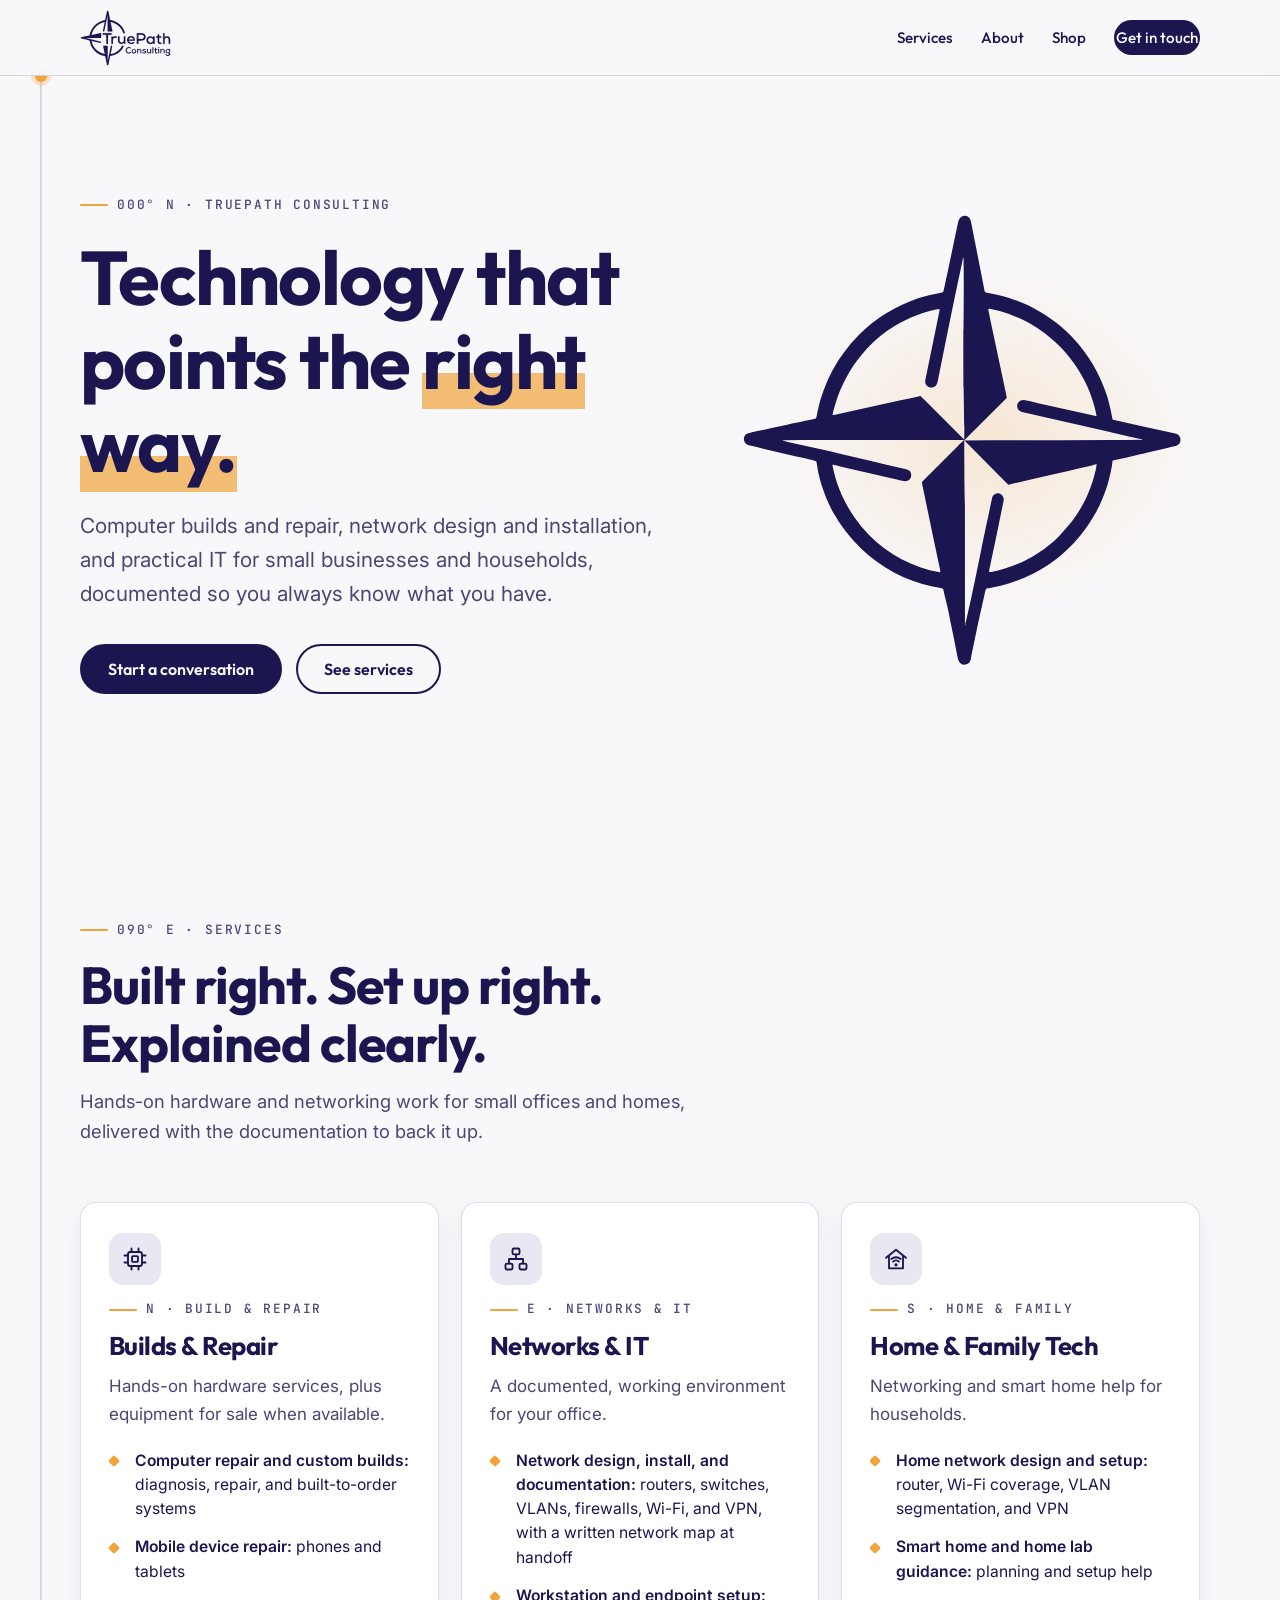
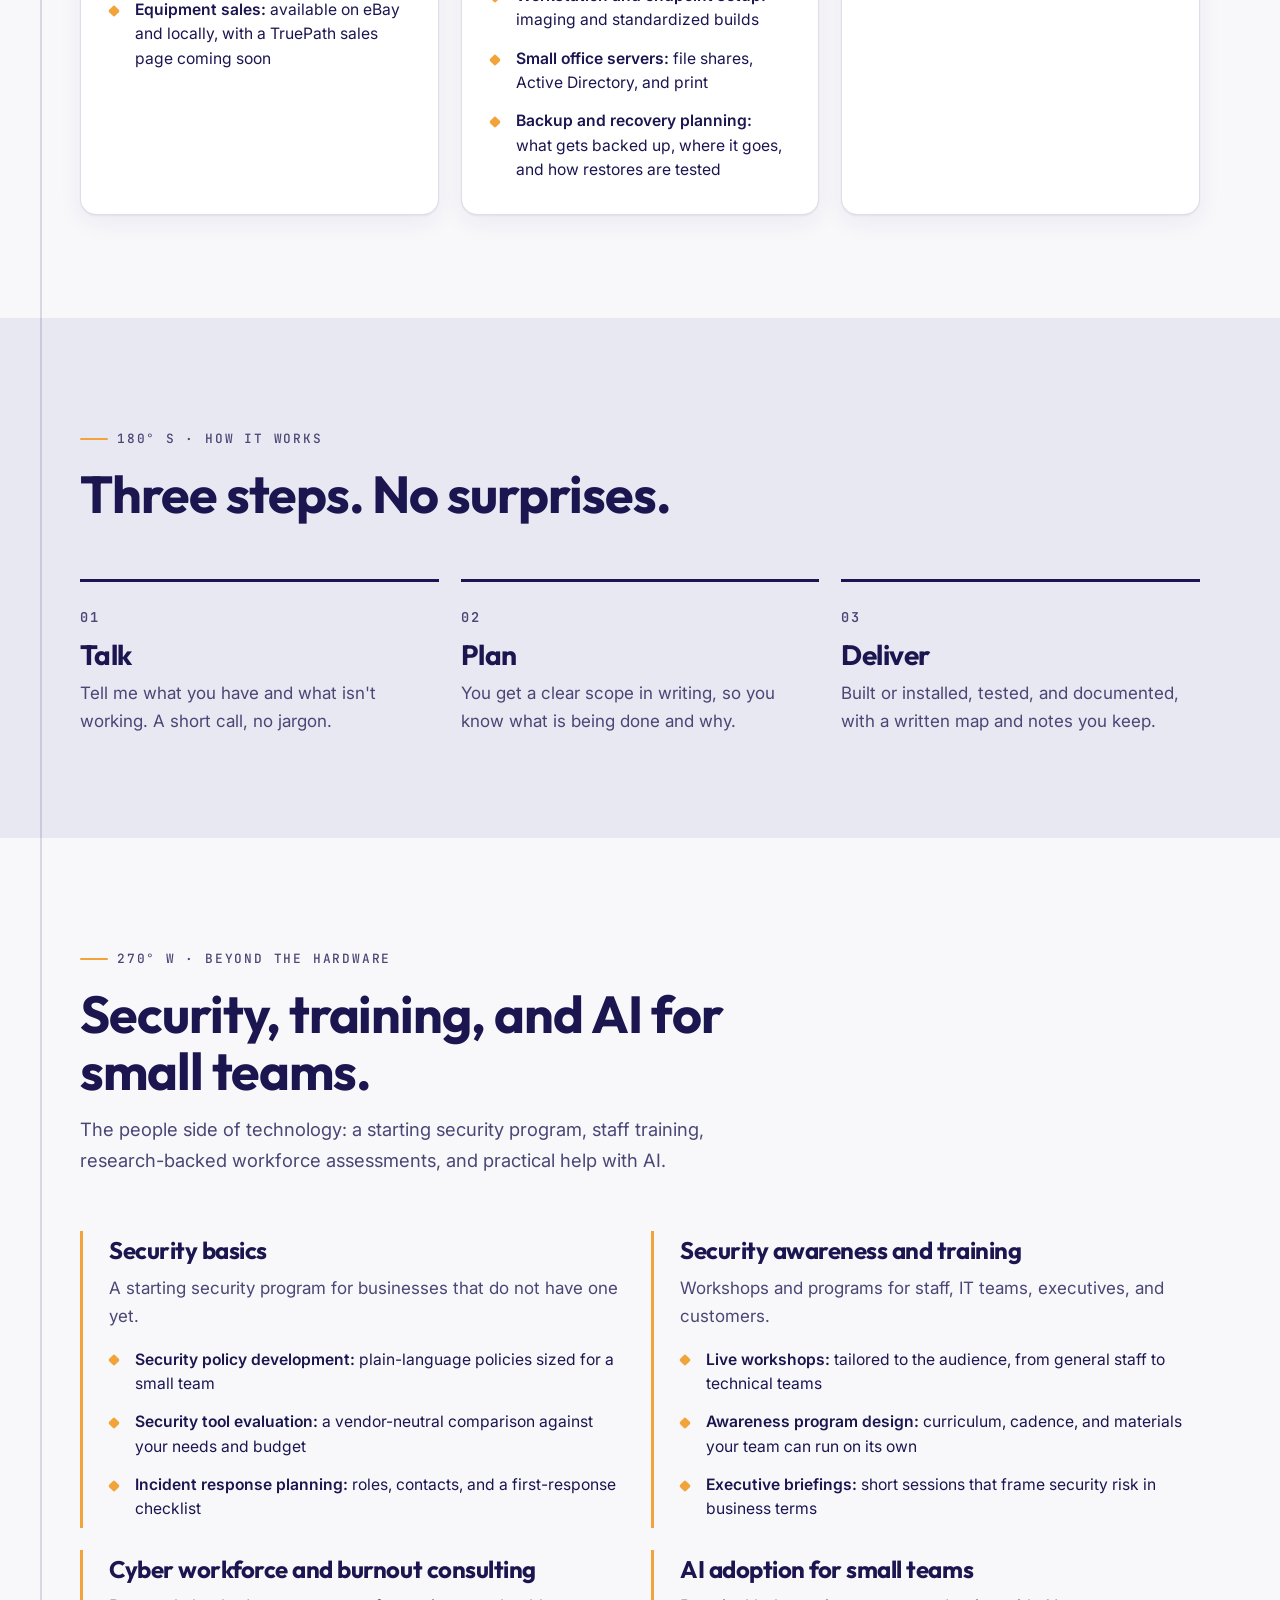
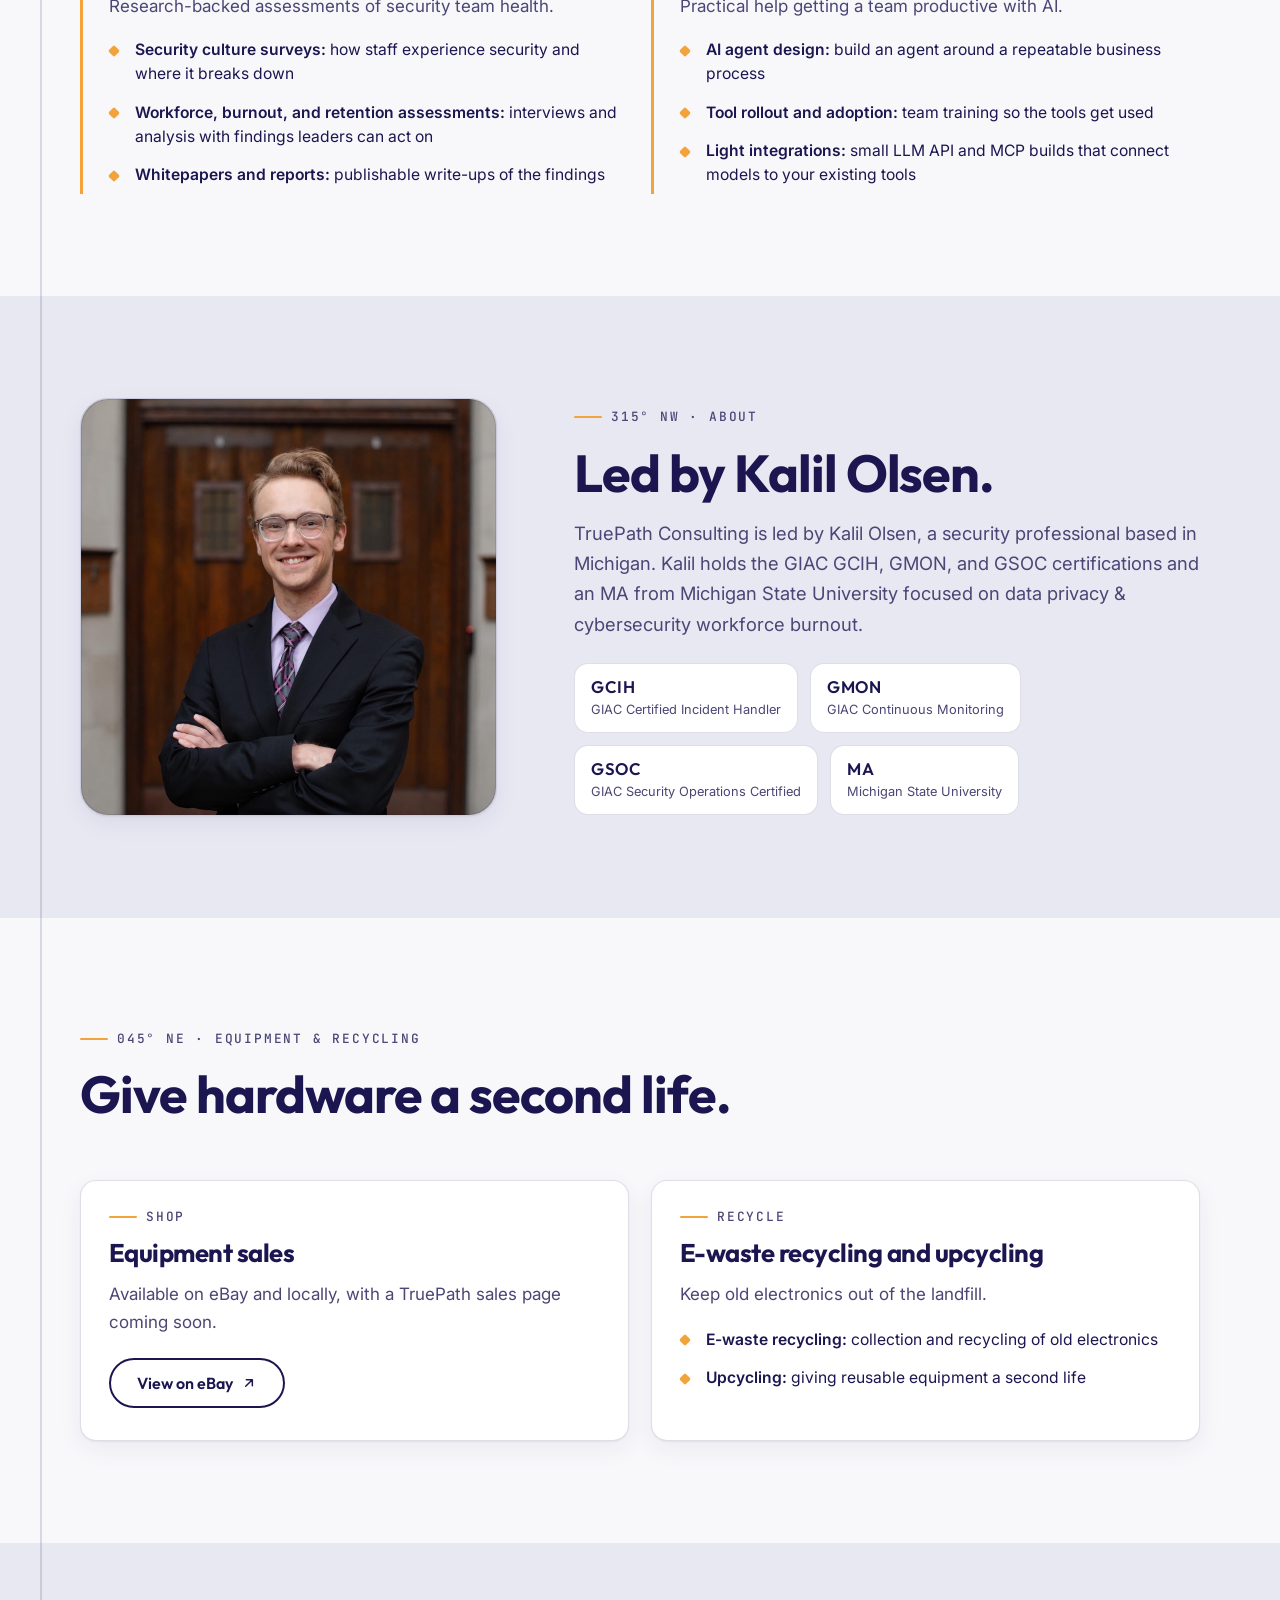
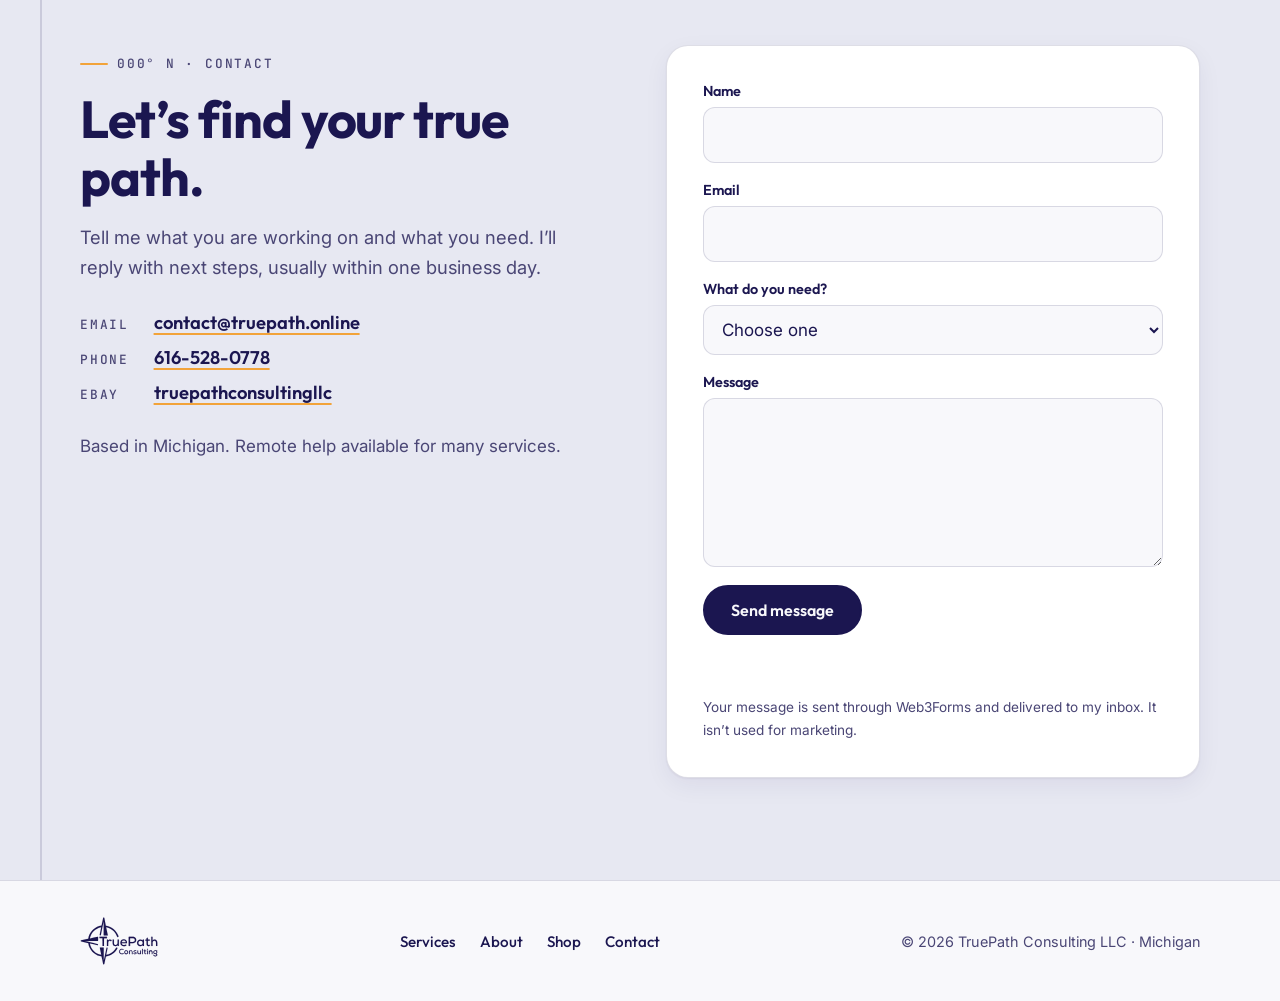
<file: index.html>
<!doctype html>
<html lang="en">
<head>
  <meta charset="utf-8">
  <meta name="viewport" content="width=device-width, initial-scale=1">
  <title>TruePath Consulting | Computer Builds, Repair &amp; Networks in Michigan</title>
  <meta name="description" content="TruePath Consulting builds and repairs computers, designs and documents networks, and helps small businesses and homes with security, training, and AI.">
  <meta name="theme-color" content="#1B1650">

  <link rel="icon" href="assets/icons/favicon.svg" type="image/svg+xml">
  <link rel="icon" href="assets/icons/favicon-48.png" sizes="48x48" type="image/png">
  <link rel="apple-touch-icon" href="assets/icons/apple-touch-icon.png">

  <meta property="og:type" content="website">
  <meta property="og:site_name" content="TruePath Consulting">
  <meta property="og:title" content="TruePath Consulting">
  <meta property="og:description" content="Technology that points the right way. Builds, repair, and network design for homes and small businesses.">
  <meta property="og:url" content="https://truepath.online/">
  <meta property="og:image" content="https://truepath.online/assets/icons/og-image.png">
  <meta name="twitter:card" content="summary_large_image">

  <link rel="preconnect" href="https://fonts.googleapis.com">
  <link rel="preconnect" href="https://fonts.gstatic.com" crossorigin>
  <link rel="preload" as="style" href="https://fonts.googleapis.com/css2?family=Inter:wght@400;500;600&amp;family=JetBrains+Mono:wght@500&amp;family=Outfit:wght@500;600;700&amp;display=swap" onload="this.onload=null;this.rel='stylesheet'">
  <noscript><link rel="stylesheet" href="https://fonts.googleapis.com/css2?family=Inter:wght@400;500;600&amp;family=JetBrains+Mono:wght@500&amp;family=Outfit:wght@500;600;700&amp;display=swap"></noscript>
  <script type="application/ld+json">
  {
    "@context": "https://schema.org",
    "@type": "ProfessionalService",
    "name": "TruePath Consulting",
    "url": "https://truepath.online/",
    "logo": "https://truepath.online/assets/icons/icon-512.png",
    "image": "https://truepath.online/assets/icons/og-image.png",
    "description": "Computer builds and repair, network design and installation, security and AI adoption help for small businesses and households.",
    "areaServed": { "@type": "State", "name": "Michigan" },
    "email": "contact@truepath.online",
    "telephone": "+1-616-528-0778",
    "sameAs": ["https://www.ebay.com/usr/truepathconsultingllc"],
    "founder": { "@type": "Person", "name": "Kalil Olsen" },
    "knowsAbout": ["Computer repair", "Custom PC builds", "Network design", "Information security", "Security awareness training", "AI adoption"]
  }
  </script>
  <script>document.documentElement.classList.add("js")</script>
  <link rel="stylesheet" href="assets/css/style.css">
</head>
<body>
  <a class="skip" href="#main">Skip to content</a>

  <header class="nav">
    <div class="wrap">
      <a class="brand" href="#top" aria-label="TruePath Consulting, home">
        <svg viewBox="112 281 776 471" aria-hidden="true"><use href="assets/img/logo-full.svg#logo"/></svg>
      </a>
      <button class="nav-toggle" aria-label="Menu" aria-expanded="false" aria-controls="nav-links">
        <svg width="26" height="26" viewBox="0 0 24 24" fill="none" stroke="currentColor" stroke-width="2" stroke-linecap="round"><path d="M4 7h16M4 12h16M4 17h16"/></svg>
      </button>
      <ul class="nav-links" id="nav-links">
        <li><a href="#services">Services</a></li>
        <li><a href="#about">About</a></li>
        <li><a href="#shop">Shop</a></li>
        <li><a class="btn btn-primary nav-cta" href="#contact">Get in touch</a></li>
      </ul>
    </div>
  </header>

  <main id="main">
    <div class="path" aria-hidden="true"><span class="path-fill"></span><span class="path-dot"></span></div>
    <section class="hero" id="top">
      <div class="wrap">
        <div class="hero-copy">
          <span class="bearing">000° N &middot; TruePath Consulting</span>
          <h1>Technology that points the <em>right way.</em></h1>
          <p class="lead">Computer builds and repair, network design and installation, and practical IT for small businesses and households, documented so you always know what you have.</p>
          <div class="hero-actions">
            <a class="btn btn-primary" href="#contact">Start a conversation</a>
            <a class="btn btn-ghost" href="#services">See services</a>
          </div>
        </div>
        <div class="compass-wrap" aria-hidden="true">
          <svg class="compass idle" id="compass" viewBox="100 10 1895 1948"><use href="assets/img/logo-mark.svg#mark"/></svg>
        </div>
      </div>
    </section>

    <section class="section" id="services">
      <div class="wrap">
        <div class="section-head">
          <span class="bearing">090° E &middot; Services</span>
          <h2>Built right. Set up right. Explained clearly.</h2>
          <p class="section-lead">Hands-on hardware and networking work for small offices and homes, delivered with the documentation to back it up.</p>
        </div>

        <div class="cards">
          <article class="card">
            <div class="card-icon" aria-hidden="true">
              <svg viewBox="0 0 24 24" fill="none" stroke="currentColor" stroke-width="1.6" stroke-linecap="round" stroke-linejoin="round"><rect x="6" y="6" width="12" height="12" rx="2"/><rect x="9.5" y="9.5" width="5" height="5" rx=".8"/><path d="M9 3v3M15 3v3M9 18v3M15 18v3M3 9h3M3 15h3M18 9h3M18 15h3"/></svg>
            </div>
            <span class="bearing">N &middot; Build &amp; Repair</span>
            <h3>Builds &amp; Repair</h3>
            <p>Hands-on hardware services, plus equipment for sale when available.</p>
            <ul class="ticks">
              <li><strong>Computer repair and custom builds:</strong> diagnosis, repair, and built-to-order systems</li>
              <li><strong>Mobile device repair:</strong> phones and tablets</li>
              <li><strong>Equipment sales:</strong> available on eBay and locally, with a TruePath sales page coming soon</li>
            </ul>
          </article>

          <article class="card">
            <div class="card-icon" aria-hidden="true">
              <svg viewBox="0 0 24 24" fill="none" stroke="currentColor" stroke-width="1.6" stroke-linecap="round" stroke-linejoin="round"><rect x="9" y="3" width="6" height="5" rx="1.2"/><rect x="3" y="16" width="6" height="5" rx="1.2"/><rect x="15" y="16" width="6" height="5" rx="1.2"/><path d="M12 8v4M6 16v-4h12v4"/></svg>
            </div>
            <span class="bearing">E &middot; Networks &amp; IT</span>
            <h3>Networks &amp; IT</h3>
            <p>A documented, working environment for your office.</p>
            <ul class="ticks">
              <li><strong>Network design, install, and documentation:</strong> routers, switches, VLANs, firewalls, Wi-Fi, and VPN, with a written network map at handoff</li>
              <li><strong>Workstation and endpoint setup:</strong> imaging and standardized builds</li>
              <li><strong>Small office servers:</strong> file shares, Active Directory, and print</li>
              <li><strong>Backup and recovery planning:</strong> what gets backed up, where it goes, and how restores are tested</li>
            </ul>
          </article>

          <article class="card">
            <div class="card-icon" aria-hidden="true">
              <svg viewBox="0 0 24 24" fill="none" stroke="currentColor" stroke-width="1.6" stroke-linecap="round" stroke-linejoin="round"><path d="M3.5 11 12 4l8.5 7"/><path d="M6 9.5V20h12V9.5"/><path d="M9.5 14.2a3.5 3.5 0 0 1 5 0M8 12a6 6 0 0 1 8 0"/><circle cx="12" cy="17" r=".6" fill="currentColor"/></svg>
            </div>
            <span class="bearing">S &middot; Home &amp; Family</span>
            <h3>Home &amp; Family Tech</h3>
            <p>Networking and smart home help for households.</p>
            <ul class="ticks">
              <li><strong>Home network design and setup:</strong> router, Wi-Fi coverage, VLAN segmentation, and VPN</li>
              <li><strong>Smart home and home lab guidance:</strong> planning and setup help</li>
            </ul>
          </article>
        </div>
      </div>
    </section>

    <section class="section section-tint" id="process">
      <div class="wrap">
        <div class="section-head">
          <span class="bearing">180° S &middot; How it works</span>
          <h2>Three steps. No surprises.</h2>
        </div>
        <ol class="steps">
          <li>
            <span class="step-num" aria-hidden="true">01</span>
            <h3>Talk</h3>
            <p>Tell me what you have and what isn't working. A short call, no jargon.</p>
          </li>
          <li>
            <span class="step-num" aria-hidden="true">02</span>
            <h3>Plan</h3>
            <p>You get a clear scope in writing, so you know what is being done and why.</p>
          </li>
          <li>
            <span class="step-num" aria-hidden="true">03</span>
            <h3>Deliver</h3>
            <p>Built or installed, tested, and documented, with a written map and notes you keep.</p>
          </li>
        </ol>
      </div>
    </section>

    <section class="section" id="more">
      <div class="wrap">
        <div class="section-head">
          <span class="bearing">270&deg; W &middot; Beyond the hardware</span>
          <h2>Security, training, and AI for small teams.</h2>
          <p class="section-lead">The people side of technology: a starting security program, staff training, research-backed workforce assessments, and practical help with AI.</p>
        </div>
        <div class="tiles">
          <article class="tile">
            <h3>Security basics</h3>
            <p>A starting security program for businesses that do not have one yet.</p>
            <ul class="ticks">
              <li><strong>Security policy development:</strong> plain-language policies sized for a small team</li>
              <li><strong>Security tool evaluation:</strong> a vendor-neutral comparison against your needs and budget</li>
              <li><strong>Incident response planning:</strong> roles, contacts, and a first-response checklist</li>
            </ul>
          </article>
          <article class="tile">
            <h3>Security awareness and training</h3>
            <p>Workshops and programs for staff, IT teams, executives, and customers.</p>
            <ul class="ticks">
              <li><strong>Live workshops:</strong> tailored to the audience, from general staff to technical teams</li>
              <li><strong>Awareness program design:</strong> curriculum, cadence, and materials your team can run on its own</li>
              <li><strong>Executive briefings:</strong> short sessions that frame security risk in business terms</li>
            </ul>
          </article>
          <article class="tile">
            <h3>Cyber workforce and burnout consulting</h3>
            <p>Research-backed assessments of security team health.</p>
            <ul class="ticks">
              <li><strong>Security culture surveys:</strong> how staff experience security and where it breaks down</li>
              <li><strong>Workforce, burnout, and retention assessments:</strong> interviews and analysis with findings leaders can act on</li>
              <li><strong>Whitepapers and reports:</strong> publishable write-ups of the findings</li>
            </ul>
          </article>
          <article class="tile">
            <h3>AI adoption for small teams</h3>
            <p>Practical help getting a team productive with AI.</p>
            <ul class="ticks">
              <li><strong>AI agent design:</strong> build an agent around a repeatable business process</li>
              <li><strong>Tool rollout and adoption:</strong> team training so the tools get used</li>
              <li><strong>Light integrations:</strong> small LLM API and MCP builds that connect models to your existing tools</li>
            </ul>
          </article>
        </div>
      </div>
    </section>

    <section class="section section-tint" id="about">
      <div class="wrap about">
        <div class="about-photo">
          <img src="assets/img/kalil-olsen-800.jpg" srcset="assets/img/kalil-olsen-400.jpg 400w, assets/img/kalil-olsen-800.jpg 800w"
               sizes="(max-width: 960px) 260px, 420px" width="800" height="800" loading="lazy" decoding="async"
               alt="Portrait of Kalil Olsen, founder of TruePath Consulting">
        </div>
        <div class="about-copy">
          <span class="bearing">315&deg; NW &middot; About</span>
          <h2>Led by Kalil Olsen.</h2>
          <p>TruePath Consulting is led by Kalil Olsen, a security professional based in Michigan. Kalil holds the GIAC GCIH, GMON, and GSOC certifications and an MA from Michigan State University focused on data privacy &amp; cybersecurity workforce burnout.</p>
          <ul class="badges" aria-label="Credentials">
            <li><strong>GCIH</strong><span>GIAC Certified Incident Handler</span></li>
            <li><strong>GMON</strong><span>GIAC Continuous Monitoring</span></li>
            <li><strong>GSOC</strong><span>GIAC Security Operations Certified</span></li>
            <li><strong>MA</strong><span>Michigan State University</span></li>
          </ul>
        </div>
      </div>
    </section>

    <section class="section" id="shop">
      <div class="wrap">
        <div class="section-head">
          <span class="bearing">045&deg; NE &middot; Equipment &amp; recycling</span>
          <h2>Give hardware a second life.</h2>
        </div>
        <div class="duo">
          <article class="card">
            <span class="bearing">Shop</span>
            <h3>Equipment sales</h3>
            <p>Available on eBay and locally, with a TruePath sales page coming soon.</p>
            <a class="btn btn-ghost card-btn" href="https://www.ebay.com/usr/truepathconsultingllc" target="_blank" rel="noopener noreferrer">View on eBay <span class="sr-only">(opens in a new tab)</span><svg width="16" height="16" viewBox="0 0 24 24" fill="none" stroke="currentColor" stroke-width="2.2" stroke-linecap="round" stroke-linejoin="round" aria-hidden="true"><path d="M7 17 17 7M8 7h9v9"/></svg></a>
          </article>
          <article class="card">
            <span class="bearing">Recycle</span>
            <h3>E-waste recycling and upcycling</h3>
            <p>Keep old electronics out of the landfill.</p>
            <ul class="ticks">
              <li><strong>E-waste recycling:</strong> collection and recycling of old electronics</li>
              <li><strong>Upcycling:</strong> giving reusable equipment a second life</li>
            </ul>
          </article>
        </div>
      </div>
    </section>

    <section class="section section-tint" id="contact">
      <div class="wrap contact">
        <div class="contact-copy">
          <span class="bearing">000&deg; N &middot; Contact</span>
          <h2>Let&rsquo;s find your true path.</h2>
          <p class="section-lead">Tell me what you are working on and what you need. I&rsquo;ll reply with next steps, usually within one business day.</p>
          <ul class="contact-list">
            <li><span class="contact-k">Email</span><a href="mailto:contact@truepath.online">contact@truepath.online</a></li>
            <li><span class="contact-k">Phone</span><a href="tel:+16165280778">616-528-0778</a></li>
            <li><span class="contact-k">eBay</span><a href="https://www.ebay.com/usr/truepathconsultingllc" target="_blank" rel="noopener noreferrer">truepathconsultingllc</a></li>
          </ul>
          <p class="contact-note">Based in Michigan. Remote help available for many services.</p>
        </div>

        <form class="form" id="contact-form" action="https://api.web3forms.com/submit" method="POST" novalidate>
          <input type="hidden" name="access_key" value="ea78fa2d-44b2-4404-99b2-c71305b9190c">
          <input type="hidden" name="subject" value="New inquiry from truepath.online">
          <input type="hidden" name="from_name" value="TruePath website">
          <input type="checkbox" name="botcheck" class="hp" tabindex="-1" autocomplete="off" aria-hidden="true">

          <div class="field">
            <label for="f-name">Name</label>
            <input id="f-name" name="name" type="text" autocomplete="name" required>
          </div>
          <div class="field">
            <label for="f-email">Email</label>
            <input id="f-email" name="email" type="email" autocomplete="email" required>
          </div>
          <div class="field">
            <label for="f-topic">What do you need?</label>
            <select id="f-topic" name="topic" required>
              <option value="" disabled selected>Choose one</option>
              <option>Computer build or repair</option>
              <option>Network design or setup</option>
              <option>Home or family tech</option>
              <option>Security policy, tools, or planning</option>
              <option>Training or workshop</option>
              <option>Workforce or burnout consulting</option>
              <option>AI adoption</option>
              <option>Equipment or e-waste</option>
              <option>Something else</option>
            </select>
          </div>
          <div class="field">
            <label for="f-message">Message</label>
            <textarea id="f-message" name="message" rows="5" required></textarea>
          </div>
          <button class="btn btn-primary" type="submit">Send message</button>
          <p class="form-status" id="form-status" role="status" aria-live="polite"></p>
          <p class="form-fine">Your message is sent through Web3Forms and delivered to my inbox. It isn&rsquo;t used for marketing.</p>
        </form>
      </div>
    </section>
  </main>

  <footer class="footer">
    <div class="wrap footer-row">
      <a class="brand" href="#top" aria-label="TruePath Consulting, back to top">
        <svg viewBox="112 281 776 471" aria-hidden="true"><use href="assets/img/logo-full.svg#logo"/></svg>
      </a>
      <nav class="footer-links" aria-label="Footer">
        <a href="#services">Services</a>
        <a href="#about">About</a>
        <a href="#shop">Shop</a>
        <a href="#contact">Contact</a>
      </nav>
      <p class="footer-fine">&copy; <span id="year">2026</span> TruePath Consulting LLC &middot; Michigan</p>
    </div>
  </footer>


  <script src="assets/js/main.js"></script>
  <!-- Cloudflare Web Analytics (cookieless) -->
  <script type="module" src="https://static.cloudflareinsights.com/beacon.min.js" data-cf-beacon='{"token": "b0d14491d2c045fea09a245a72334400"}'></script>
  <!-- End Cloudflare Web Analytics -->
</body>
</html>
</file>
<file: assets/css/style.css>
/* TruePath Consulting: "True North" */

:root {
  --ink: #1B1650;
  --ink-soft: #4a4675;
  --paper: #F8F8FB;
  --mist: #E7E8F2;
  --amber: #F2A33A;
  --card: #ffffff;
  --line: rgba(27, 22, 80, .14);
  --shadow: 0 1px 2px rgba(27, 22, 80, .06), 0 8px 24px rgba(27, 22, 80, .06);

  --font-head: "Outfit", system-ui, sans-serif;
  --font-body: "Inter", system-ui, sans-serif;
  --font-mono: "JetBrains Mono", ui-monospace, Menlo, monospace;

  color-scheme: light dark;
  --radius: 16px;
  --wrap: 1120px;
  --nav-h: 76px;
}

@media (prefers-color-scheme: dark) {
  :root:not([data-theme="light"]) {
    --ink: #F8F8FB;
    --ink-soft: #b9b8d6;
    --paper: #14103d;
    --mist: #211c57;
    --card: #1B1650;
    --line: rgba(248, 248, 251, .16);
    --shadow: 0 1px 2px rgba(0, 0, 0, .3), 0 8px 24px rgba(0, 0, 0, .25);
  }
}
:root[data-theme="dark"] {
  --ink: #F8F8FB;
  --ink-soft: #b9b8d6;
  --paper: #14103d;
  --mist: #211c57;
  --card: #1B1650;
  --line: rgba(248, 248, 251, .16);
  --shadow: 0 1px 2px rgba(0, 0, 0, .3), 0 8px 24px rgba(0, 0, 0, .25);
}

*, *::before, *::after { box-sizing: border-box; }
html { scroll-behavior: smooth; scroll-padding-top: calc(var(--nav-h) + 12px); }
body {
  margin: 0;
  background: var(--paper);
  color: var(--ink);
  font: 400 1.0625rem/1.65 var(--font-body);
  -webkit-font-smoothing: antialiased;
}
img, svg { max-width: 100%; display: block; }
a { color: inherit; }
:focus-visible { outline: 3px solid var(--ink); outline-offset: 3px; border-radius: 4px; }

.wrap { width: min(var(--wrap), 100% - 40px); margin-inline: auto; }
.skip { position: absolute; left: -999px; top: 8px; background: var(--ink); color: var(--paper); padding: 8px 14px; border-radius: 8px; z-index: 100; }
.skip:focus { left: 8px; }

h1, h2, h3 { font-family: var(--font-head); line-height: 1.1; margin: 0; letter-spacing: -0.02em; }
.bearing {
  font: 500 .8rem/1 var(--font-mono);
  letter-spacing: .14em;
  text-transform: uppercase;
  color: var(--ink-soft);
  display: inline-flex; align-items: center; gap: .7em;
}
.bearing::before { content: ""; width: 28px; height: 2px; background: var(--amber); border-radius: 2px; }

/* Buttons */
.btn {
  display: inline-flex; align-items: center; justify-content: center; gap: .5em;
  font: 600 1rem/1 var(--font-head);
  padding: 15px 26px; border-radius: 999px; text-decoration: none;
  border: 2px solid var(--ink); transition: transform .15s ease, background .15s ease, color .15s ease;
}
.btn:hover { transform: translateY(-2px); }
.btn-primary { background: var(--ink); color: var(--paper); }
.btn-primary:hover { background: var(--amber); border-color: var(--amber); color: #1B1650; }
.btn-ghost { background: transparent; color: var(--ink); }
.btn-ghost:hover { background: var(--mist); }

/* Nav */
.nav {
  position: sticky; top: 0; z-index: 50; height: var(--nav-h);
  background: color-mix(in srgb, var(--paper) 88%, transparent);
  backdrop-filter: blur(12px); -webkit-backdrop-filter: blur(12px);
  border-bottom: 1px solid var(--line);
}
.nav .wrap { height: 100%; display: flex; align-items: center; justify-content: space-between; gap: 24px; }
.brand { display: block; height: 56px; }
.brand svg { height: 100%; width: auto; color: var(--ink); }
.nav-links { display: flex; align-items: center; gap: 28px; list-style: none; margin: 0; padding: 0; }
.nav-links a { text-decoration: none; font: 500 .95rem var(--font-head); padding: 6px 0; border-bottom: 2px solid transparent; }
.nav-links a:hover { border-color: var(--amber); }
.nav-cta { padding: 11px 20px; font-size: .95rem; }
.nav-toggle { display: none; background: none; border: 0; padding: 8px; color: var(--ink); cursor: pointer; }

@media (max-width: 820px) {
  .nav-toggle { display: block; }
  .nav-links {
    position: absolute; top: var(--nav-h); left: 0; right: 0; flex-direction: column; align-items: stretch; gap: 0;
    background: var(--paper); border-bottom: 1px solid var(--line); padding: 8px 20px 20px;
    display: none;
  }
  .nav-links.open { display: flex; }
  .nav-links li { border-bottom: 1px solid var(--line); }
  .nav-links a { display: block; padding: 14px 0; border-bottom: 0; }
  .nav-links .nav-cta { margin-top: 14px; text-align: center; }
}

/* Hero */
.hero { position: relative; overflow: hidden; padding: clamp(48px, 9vw, 110px) 0 clamp(56px, 9vw, 120px); }
.hero .wrap { display: grid; grid-template-columns: 1.1fr .9fr; align-items: center; gap: clamp(24px, 5vw, 64px); }
.hero h1 { font-size: clamp(2.5rem, 6.4vw, 4.75rem); margin: 22px 0 22px; }
.hero h1 em { font-style: normal; background: linear-gradient(transparent 62%, color-mix(in srgb, var(--amber) 70%, transparent) 62%); }
@media (prefers-color-scheme: dark) { :root:not([data-theme="light"]) .hero h1 em { background: linear-gradient(transparent 62%, color-mix(in srgb, var(--amber) 40%, transparent) 62%); } }
:root[data-theme="dark"] .hero h1 em { background: linear-gradient(transparent 62%, color-mix(in srgb, var(--amber) 40%, transparent) 62%); }
.hero p.lead { font-size: clamp(1.1rem, 2vw, 1.3rem); color: var(--ink-soft); max-width: 34em; margin: 0 0 32px; }
.hero-actions { display: flex; flex-wrap: wrap; gap: 14px; }

.compass-wrap { position: relative; aspect-ratio: 1895 / 1948; width: min(100%, 440px); margin-inline: auto; }
.compass {
  width: 100%; height: 100%; color: var(--ink); overflow: visible;
  transform-origin: 50.5% 50%;   /* the compass centre within the mark's viewBox */
  transition: transform .3s cubic-bezier(.2, .8, .2, 1);
}
.compass-wrap::after {
  content: ""; position: absolute; inset: 10% -8% 10% 4%; border-radius: 50%; z-index: -1;
  background: radial-gradient(closest-side, color-mix(in srgb, var(--amber) 20%, transparent), transparent);
}

@media (max-width: 820px) {
  .hero .wrap { grid-template-columns: 1fr; text-align: left; }
  .compass-wrap { order: -1; width: min(56%, 230px); margin: 0 0 8px; }
}

/* Sections */
.section { padding: clamp(56px, 8vw, 104px) 0; }
.section-tint { background: var(--mist); }
.section-head { max-width: 42rem; margin-bottom: clamp(32px, 5vw, 56px); }
.section-head h2 { font-size: clamp(2rem, 4.4vw, 3.25rem); margin: 18px 0 14px; }
.section-lead { color: var(--ink-soft); font-size: 1.15rem; margin: 0; }

.cards { display: grid; grid-template-columns: repeat(3, 1fr); gap: 22px; }
.card {
  background: var(--card); border: 1px solid var(--line); border-radius: var(--radius);
  padding: 30px 28px 32px; box-shadow: var(--shadow); display: flex; flex-direction: column; gap: 12px;
  transition: transform .2s ease, border-color .2s ease;
}
.card:hover { transform: translateY(-4px); border-color: var(--amber); }
.card-icon { width: 52px; height: 52px; border-radius: 14px; background: var(--mist); color: var(--ink); display: grid; place-items: center; margin-bottom: 6px; }
.card-icon svg { width: 28px; height: 28px; }
.card h3 { font-size: 1.6rem; margin-top: 4px; }
.card > p { margin: 0; color: var(--ink-soft); }
.ticks { list-style: none; margin: 8px 0 0; padding: 0; display: grid; gap: 14px; font-size: .98rem; line-height: 1.55; }
.ticks li { position: relative; padding-left: 26px; }
.ticks li::before {
  content: ""; position: absolute; left: 0; top: .5em; width: 10px; height: 10px; border-radius: 2px;
  background: var(--amber); transform: rotate(45deg) scale(.85);
}
.ticks strong { font-weight: 600; }

.steps { list-style: none; margin: 0; padding: 0; display: grid; grid-template-columns: repeat(3, 1fr); gap: 22px; counter-reset: s; }
.steps li { border-top: 3px solid var(--ink); padding-top: 20px; }
.step-num { font: 600 .85rem var(--font-mono); letter-spacing: .14em; color: var(--ink-soft); }
.steps h3 { font-size: 1.75rem; margin: 10px 0 8px; }
.steps p { margin: 0; color: var(--ink-soft); max-width: 24em; }

@media (max-width: 960px) {
  .cards { grid-template-columns: 1fr; }
  .steps { grid-template-columns: 1fr; gap: 28px; }
}

.tiles { display: grid; grid-template-columns: repeat(2, 1fr); gap: 22px; }
.tile { border-left: 3px solid var(--amber); padding: 6px 0 6px 26px; display: flex; flex-direction: column; gap: 10px; }
.tile h3 { font-size: 1.5rem; }
.tile > p { margin: 0; color: var(--ink-soft); }

.about { display: grid; grid-template-columns: .8fr 1.2fr; gap: clamp(28px, 6vw, 80px); align-items: center; }
.about-photo {
  aspect-ratio: 1; border-radius: 28px; overflow: hidden; border: 1px solid var(--line); box-shadow: var(--shadow);
  max-width: 420px; width: 100%; position: relative;
}
.about-photo::after { content: ""; position: absolute; inset: 0; border-radius: inherit; box-shadow: inset 0 0 0 1px rgba(27, 22, 80, .12); pointer-events: none; }
.about-photo img { width: 100%; height: 100%; object-fit: cover; object-position: 50% 30%; }
.about-copy h2 { font-size: clamp(2rem, 4.4vw, 3.25rem); margin: 18px 0 16px; }
.about-copy p { color: var(--ink-soft); font-size: 1.15rem; margin: 0 0 24px; max-width: 34em; }
.badges { list-style: none; margin: 0; padding: 0; display: flex; flex-wrap: wrap; gap: 12px; }
.badges li { background: var(--card); border: 1px solid var(--line); border-radius: 14px; padding: 12px 16px; display: grid; gap: 2px; }
.badges strong { font: 600 1.05rem var(--font-head); letter-spacing: .04em; }
.badges span { font-size: .8rem; color: var(--ink-soft); }

.duo { display: grid; grid-template-columns: repeat(2, 1fr); gap: 22px; }

@media (max-width: 960px) {
  .tiles, .duo { grid-template-columns: 1fr; }
  .about { grid-template-columns: 1fr; }
  .about-photo { max-width: 260px; }
}

.contact { display: grid; grid-template-columns: 1fr 1.05fr; gap: clamp(28px, 6vw, 80px); align-items: start; }
.contact-copy h2 { font-size: clamp(2rem, 4.4vw, 3.25rem); margin: 18px 0 16px; }
.contact-list { list-style: none; margin: 28px 0 0; padding: 0; display: grid; gap: 12px; }
.contact-list li { display: flex; align-items: baseline; gap: 16px; }
.contact-k { font: 500 .8rem var(--font-mono); letter-spacing: .14em; text-transform: uppercase; color: var(--ink-soft); min-width: 4.5em; }
.contact-list a { font: 600 1.15rem var(--font-head); text-decoration-color: var(--amber); text-decoration-thickness: 2px; text-underline-offset: 4px; }
.contact-list a:hover { background: color-mix(in srgb, var(--amber) 30%, transparent); }
.card-btn { align-self: flex-start; margin-top: 10px; }
.sr-only { position: absolute; width: 1px; height: 1px; overflow: hidden; clip: rect(0 0 0 0); white-space: nowrap; }
.contact-note { color: var(--ink-soft); margin-top: 28px; }

.form { background: var(--card); border: 1px solid var(--line); border-radius: 22px; padding: clamp(22px, 4vw, 36px); box-shadow: var(--shadow); display: grid; gap: 18px; }
.field { display: grid; gap: 7px; }
.field label { font: 600 .9rem var(--font-head); }
.field input, .field select, .field textarea {
  font: inherit; color: var(--ink); background: var(--paper); border: 1.5px solid var(--line);
  border-radius: 12px; padding: 13px 14px; width: 100%;
}
.field textarea { resize: vertical; min-height: 130px; }
.field input:focus-visible, .field select:focus-visible, .field textarea:focus-visible { outline: 3px solid var(--ink); outline-offset: 2px; border-color: var(--ink); }
.field .invalid { border-color: #c2410c; border-width: 2px; }
.form .btn { justify-self: start; cursor: pointer; }
.form .btn[disabled] { opacity: .6; cursor: progress; transform: none; }
.form-status { margin: 0; min-height: 1.5em; font-weight: 500; }
.form-status.ok { color: #15803d; }
.form-status.err { color: #c2410c; }
@media (prefers-color-scheme: dark) { :root:not([data-theme="light"]) .form-status.ok { color: #4ade80; } :root:not([data-theme="light"]) .form-status.err { color: #fdba74; } }
.form-fine { margin: 0; font-size: .85rem; color: var(--ink-soft); }
.hp { position: absolute; left: -9999px; opacity: 0; }

.footer { border-top: 1px solid var(--line); padding: 36px 0; }
.footer-row { display: flex; flex-wrap: wrap; align-items: center; justify-content: space-between; gap: 20px 32px; }
.footer .brand { height: 48px; }
.footer-links { display: flex; flex-wrap: wrap; gap: 8px 24px; }
.footer-links a { text-decoration: none; font: 500 .95rem var(--font-head); }
.footer-links a:hover { text-decoration: underline; text-decoration-color: var(--amber); text-underline-offset: 4px; text-decoration-thickness: 2px; }
.footer-fine { margin: 0; color: var(--ink-soft); font-size: .9rem; }

@media (max-width: 960px) { .contact { grid-template-columns: 1fr; } }

/* Path line: draws down the left gutter as you scroll */
main { position: relative; }
.path { position: absolute; top: 0; bottom: 0; left: max(8px, calc((100vw - var(--wrap)) / 4)); width: 2px; background: var(--line); pointer-events: none; z-index: 1; }
.path-fill { position: absolute; inset: 0; background: var(--amber); transform-origin: top; transform: scaleY(var(--p, 0)); }
.path-dot {
  position: absolute; left: 50%; top: calc(var(--p, 0) * 100%); width: 12px; height: 12px; margin: -6px 0 0 -6px;
  border-radius: 50%; background: var(--amber); box-shadow: 0 0 0 4px color-mix(in srgb, var(--amber) 28%, transparent);
}
@media (max-width: 480px) { .path { display: none; } }

/* Scroll-in */
.js .reveal { opacity: 0; transform: translateY(18px); transition: opacity .6s ease, transform .6s cubic-bezier(.2, .8, .2, 1); transition-delay: var(--d, 0s); }
.js .reveal.in { opacity: 1; transform: none; }

@keyframes sway { 0%, 100% { transform: rotate(-4deg); } 50% { transform: rotate(4deg); } }
.compass.idle { animation: sway 6s ease-in-out infinite; }

@media (prefers-reduced-motion: reduce) {
  html { scroll-behavior: auto; }
  .compass.idle { animation: none; }
  .compass, .btn, .card { transition: none; }
  .js .reveal { opacity: 1; transform: none; transition: none; }
  .path-fill { transform: none; }
  .path-dot { display: none; }
}
</file>
